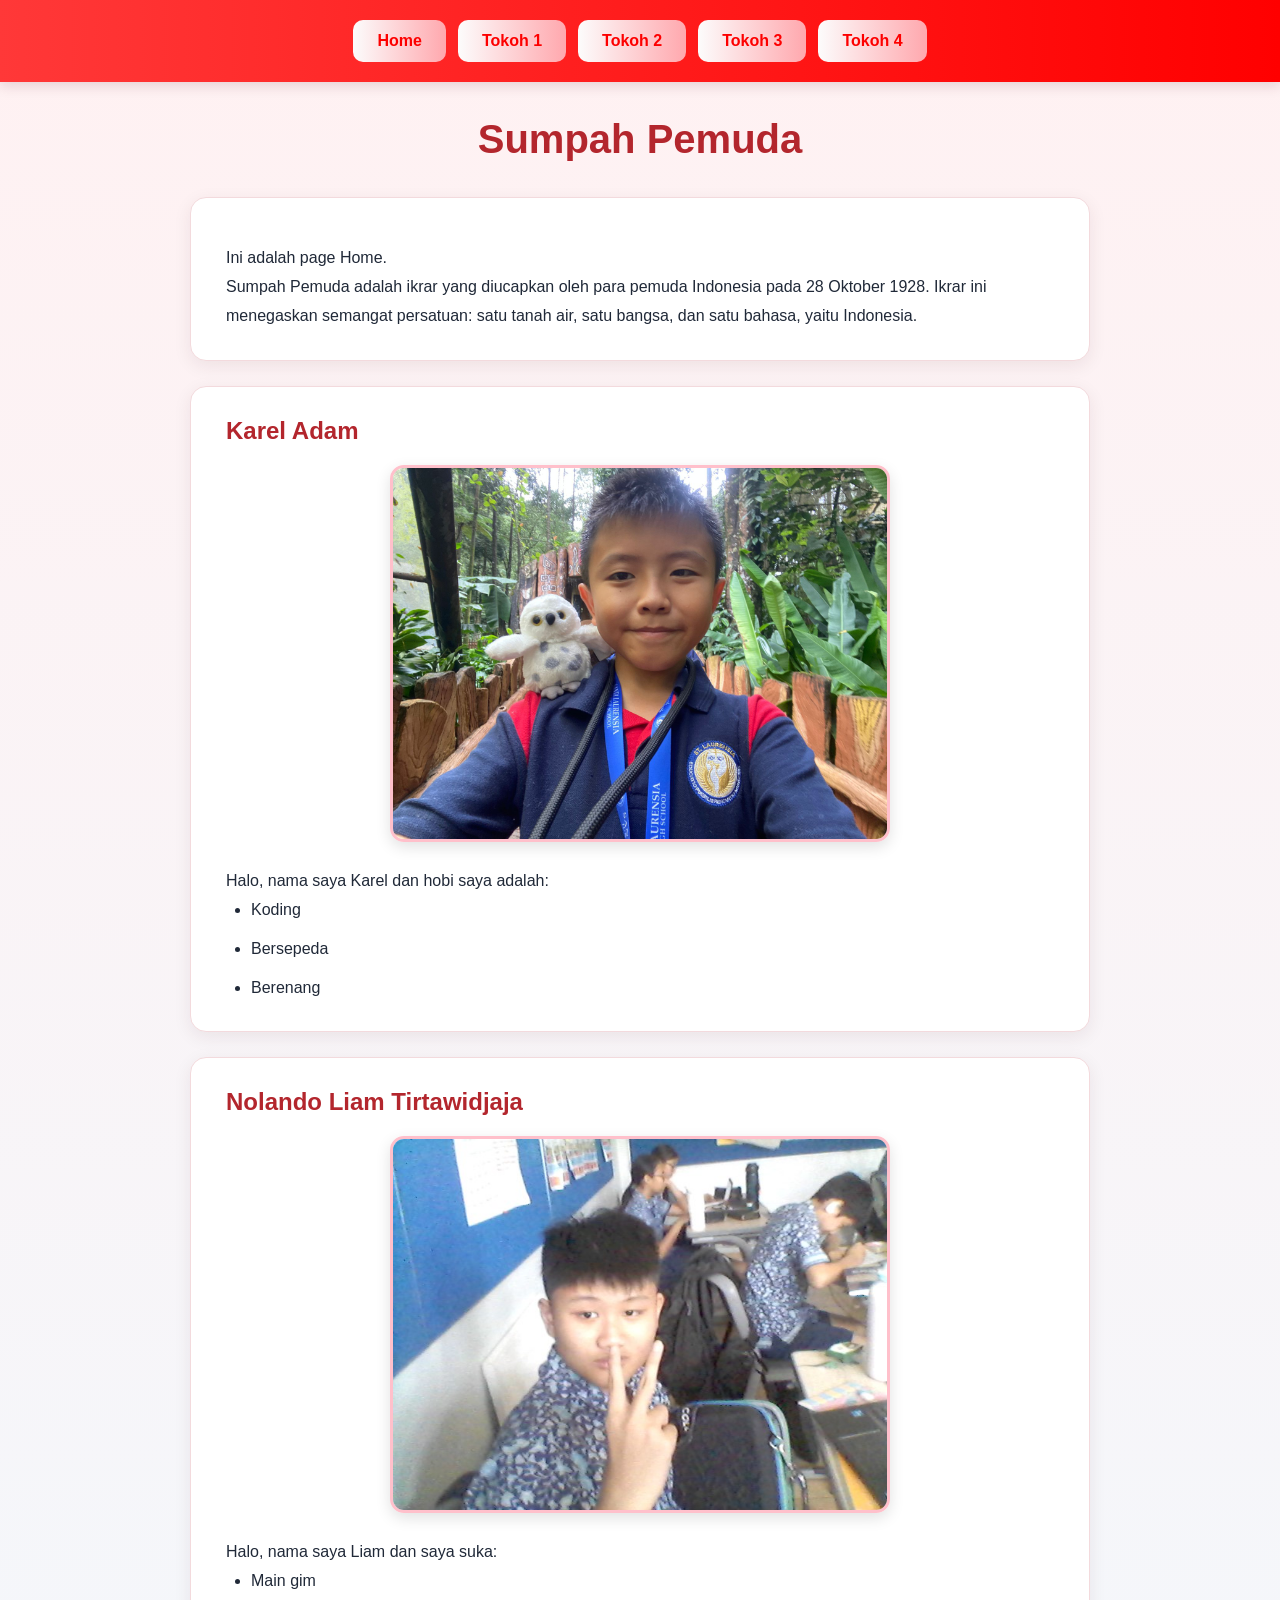
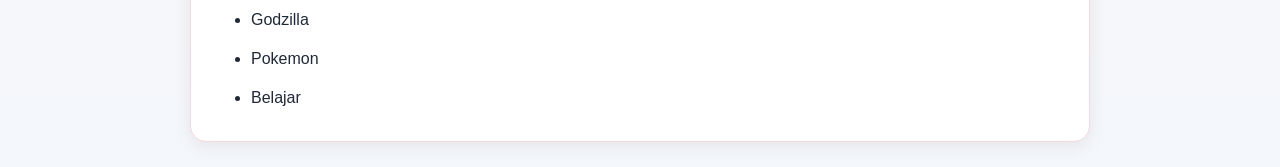
<file: index.html>
<!doctype html>
<html lang="id">
  <head>
    <meta charset="UTF-8" />
    <meta name="viewport" content="width=device-width, initial-scale=1.0" />
    <title>Sumpah Pemuda</title>
    <link rel="stylesheet" href="style.css" />
  </head>
  <body>
    <header>
      <button onclick="window.location.href = 'index.html'">Home</button>
      <button onclick="window.location.href = 'bio1.html'">Tokoh 1</button>
      <button onclick="window.location.href = 'bio2.html'">Tokoh 2</button>
      <button onclick="window.location.href = 'bio3.html'">Tokoh 3</button>
      <button onclick="window.location.href = 'bio4.html'">Tokoh 4</button>
    </header>
    <h1>Sumpah Pemuda</h1>
    <section class="home">
      <p>
        Ini adalah page Home.
        <br />
        Sumpah Pemuda adalah ikrar yang diucapkan oleh para pemuda Indonesia
        pada 28 Oktober 1928. Ikrar ini menegaskan semangat persatuan: satu
        tanah air, satu bangsa, dan satu bahasa, yaitu Indonesia.
      </p>
    </section>
    <section class="biografi">
      <h2>Karel Adam</h2>
      <img src="assets/Karel.jpg" alt="Karel Adam" id="foto" />
      <p>Halo, nama saya Karel dan hobi saya adalah:</p>
      <ul>
        <li>Koding</li>
        <li>Bersepeda</li>
        <li>Berenang</li>
      </ul>
    </section>
    <section class="biografi">
      <h2>Nolando Liam Tirtawidjaja</h2>
      <img
        src="assets/WIN_20261030_13_15_16_Pro.jpg"
        alt="Nolando Liam Tirtawidjaja"
        id="foto"
      />
      <p>Halo, nama saya Liam dan saya suka:</p>
      <ul>
        <li>Main gim</li>
        <li>Godzilla</li>
        <li>Pokemon</li>
        <li>Belajar</li>
      </ul>
    </section>
  </body>
</html>
</file>
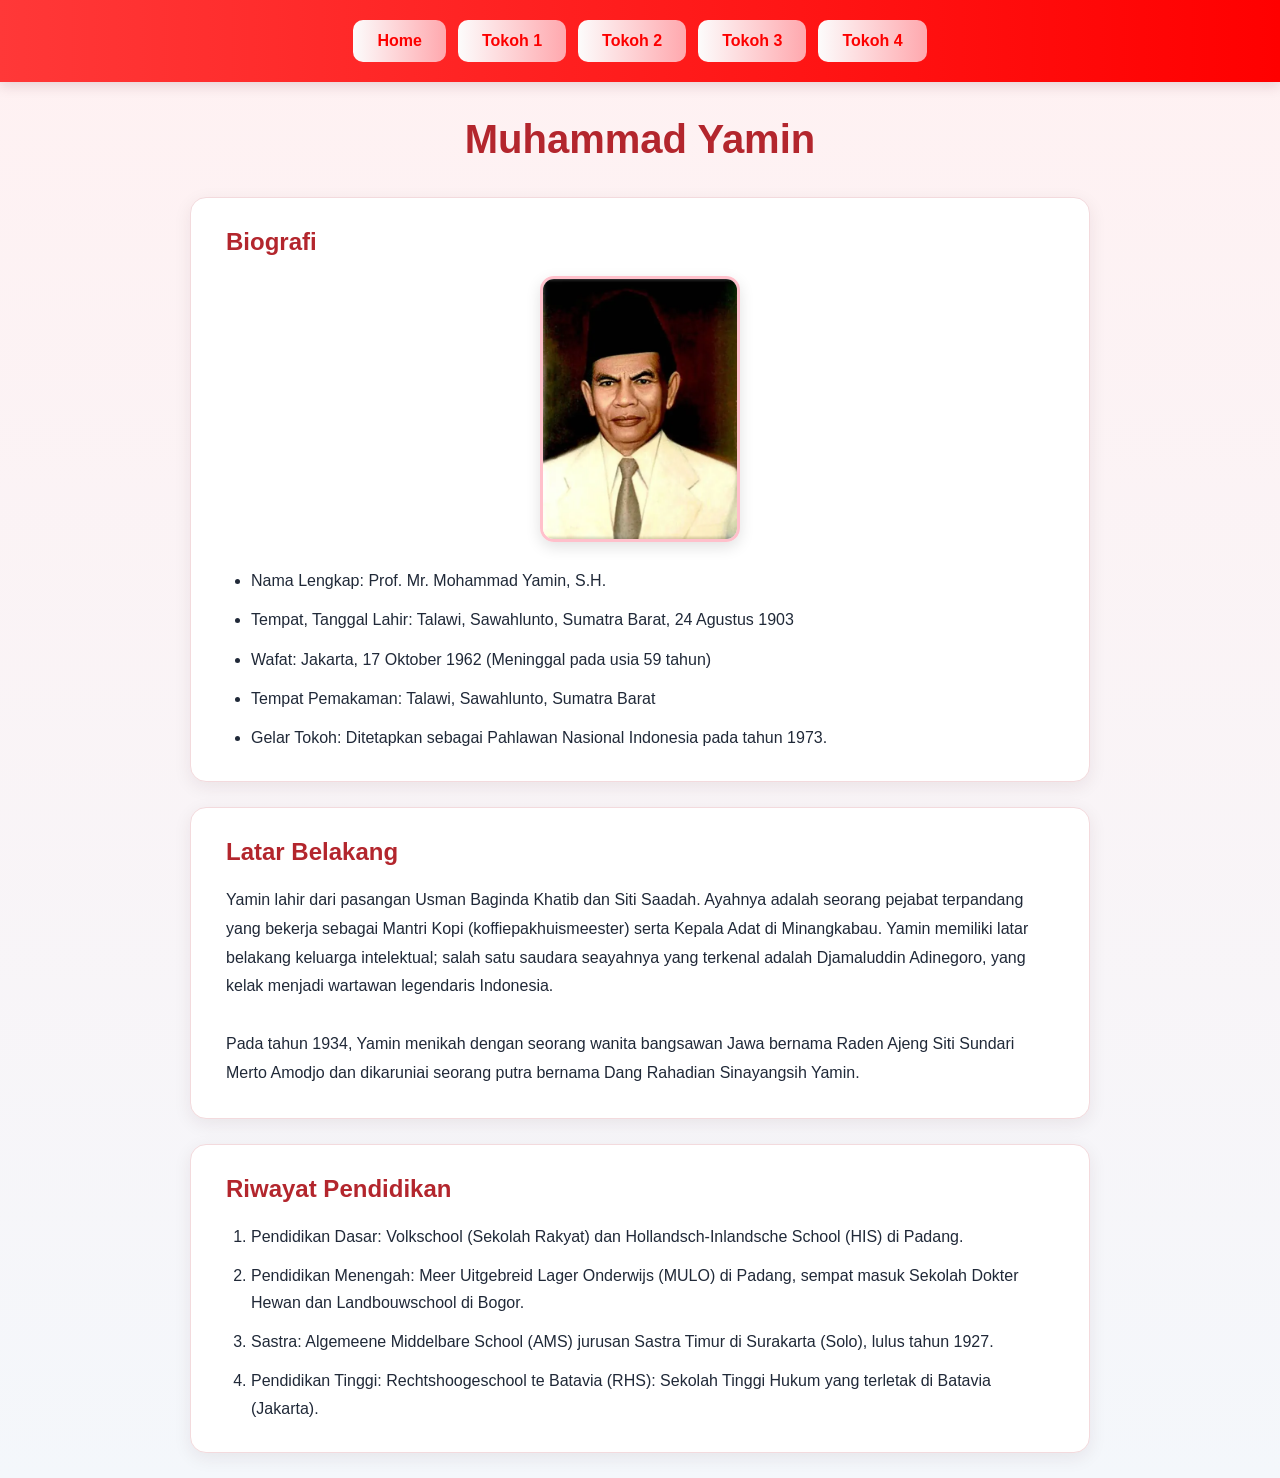
<file: bio1.html>
<!doctype html>
<html lang="id">
  <head>
    <meta charset="UTF-8" />
    <meta name="viewport" content="width=device-width, initial-scale=1.0" />
    <title>Sumpah Pemuda</title>
    <link rel="stylesheet" href="style.css" />
  </head>

  <body>
    <header>
      <button onclick="window.location.href = 'index.html'">Home</button>
      <button onclick="window.location.href = 'bio1.html'">Tokoh 1</button>
      <button onclick="window.location.href = 'bio2.html'">Tokoh 2</button>
      <button onclick="window.location.href = 'bio3.html'">Tokoh 3</button>
      <button onclick="window.location.href = 'bio4.html'">Tokoh 4</button>
    </header>
    <h1>Muhammad Yamin</h1>
    <section class="biografi">
      <h2>Biografi</h2>
      <img src="assets/yamin.png" alt="Foto Muhammad Yamin" />
      <ul>
        <li>Nama Lengkap: Prof. Mr. Mohammad Yamin, S.H.</li>
        <li>
          Tempat, Tanggal Lahir: Talawi, Sawahlunto, Sumatra Barat, 24 Agustus
          1903
        </li>
        <li>Wafat: Jakarta, 17 Oktober 1962 (Meninggal pada usia 59 tahun)</li>
        <li>Tempat Pemakaman: Talawi, Sawahlunto, Sumatra Barat</li>
        <li>
          Gelar Tokoh: Ditetapkan sebagai Pahlawan Nasional Indonesia pada tahun
          1973.
        </li>
      </ul>
    </section>

    <section class="latar-belakang">
      <h2>Latar Belakang</h2>
      <p>
        Yamin lahir dari pasangan Usman Baginda Khatib dan Siti Saadah. Ayahnya
        adalah seorang pejabat terpandang yang bekerja sebagai Mantri Kopi
        (koffiepakhuismeester) serta Kepala Adat di Minangkabau. Yamin memiliki
        latar belakang keluarga intelektual; salah satu saudara seayahnya yang
        terkenal adalah Djamaluddin Adinegoro, yang kelak menjadi wartawan
        legendaris Indonesia. <br /><br />Pada tahun 1934, Yamin menikah dengan
        seorang wanita bangsawan Jawa bernama Raden Ajeng Siti Sundari Merto
        Amodjo dan dikaruniai seorang putra bernama Dang Rahadian Sinayangsih
        Yamin.
      </p>
    </section>

    <section class="pendidikan">
      <h2>Riwayat Pendidikan</h2>
      <ol>
        <li>
          Pendidikan Dasar: Volkschool (Sekolah Rakyat) dan
          Hollandsch-Inlandsche School (HIS) di Padang.
        </li>
        <li>
          Pendidikan Menengah: Meer Uitgebreid Lager Onderwijs (MULO) di Padang,
          sempat masuk Sekolah Dokter Hewan dan Landbouwschool di Bogor.
        </li>
        <li>
          Sastra: Algemeene Middelbare School (AMS) jurusan Sastra Timur di
          Surakarta (Solo), lulus tahun 1927.
        </li>
        <li>
          Pendidikan Tinggi: Rechtshoogeschool te Batavia (RHS): Sekolah Tinggi
          Hukum yang terletak di Batavia (Jakarta).
        </li>
      </ol>
    </section>
  </body>
</html>
</file>
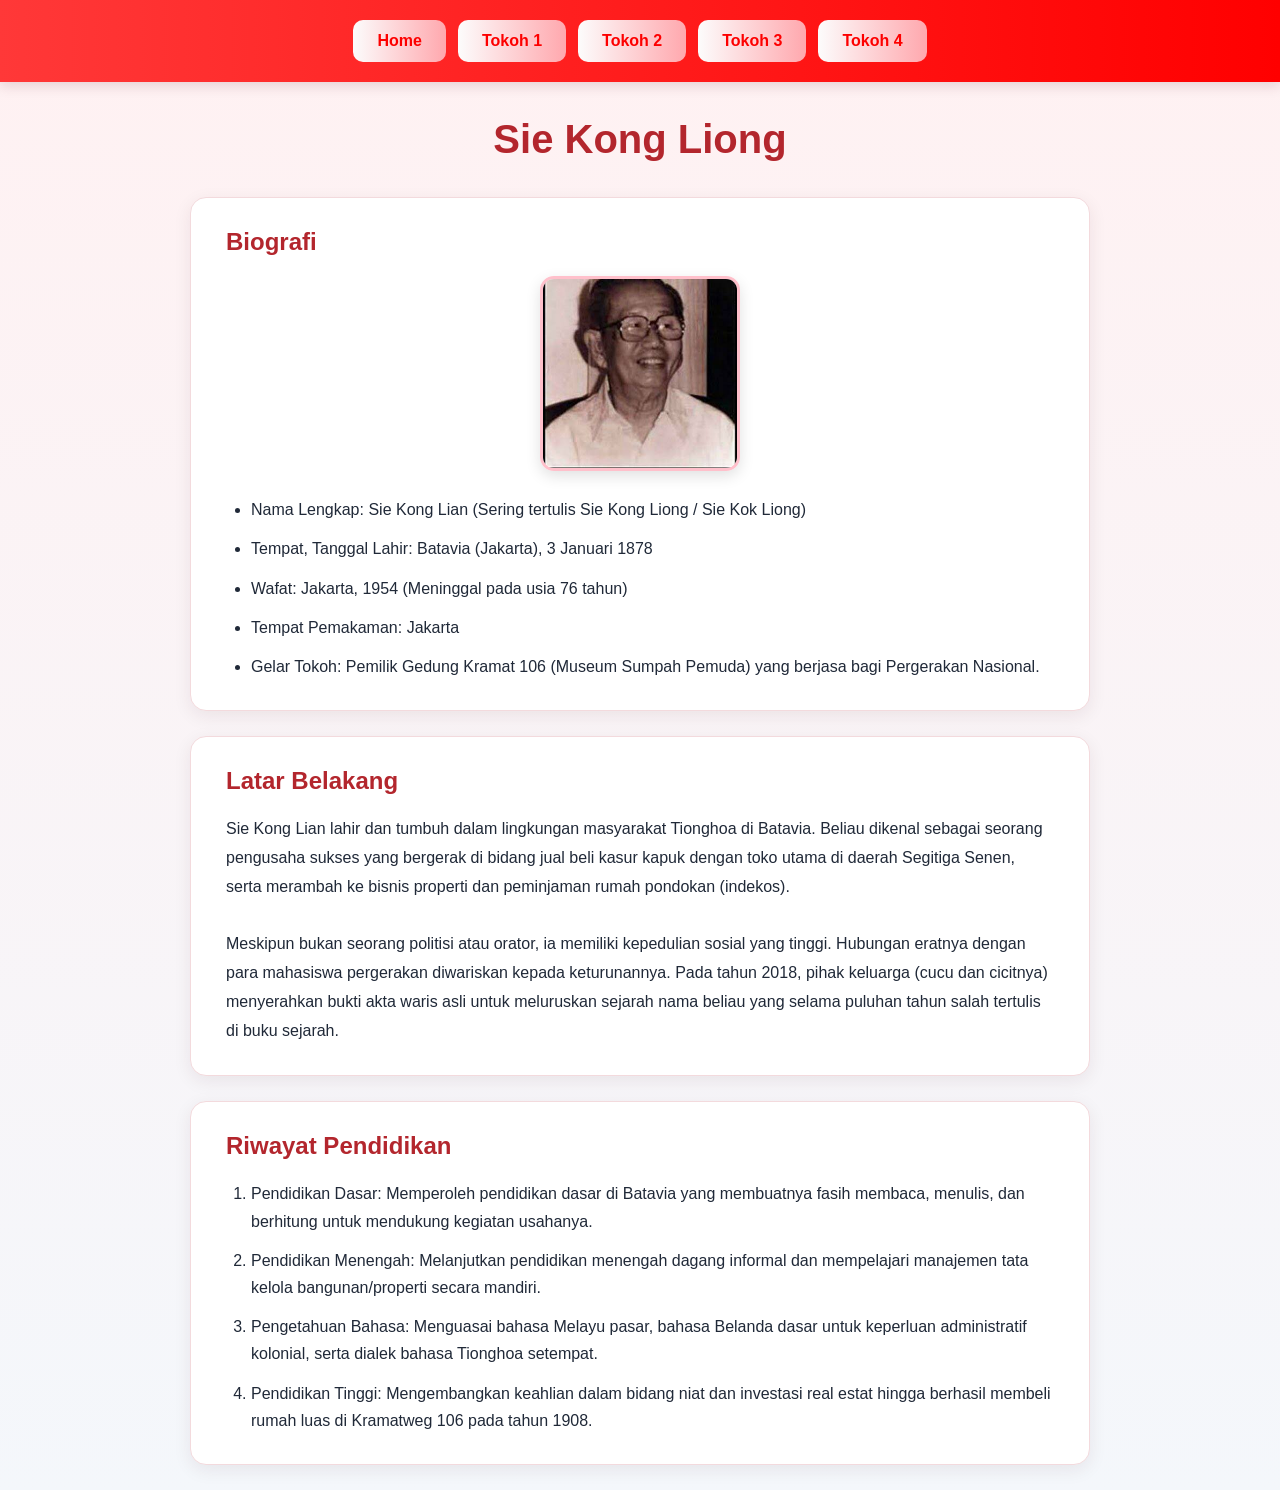
<file: bio2.html>
<!doctype html>
<html lang="id">
  <head>
    <meta charset="UTF-8" />
    <meta name="viewport" content="width=device-width, initial-scale=1.0" />
    <title>Sumpah Pemuda</title>
    <link rel="stylesheet" href="style.css" />
  </head>

  <body>
    <header>
      <button onclick="window.location.href = 'index.html'">Home</button>
      <button onclick="window.location.href = 'bio1.html'">Tokoh 1</button>
      <button onclick="window.location.href = 'bio2.html'">Tokoh 2</button>
      <button onclick="window.location.href = 'bio3.html'">Tokoh 3</button>
      <button onclick="window.location.href = 'bio4.html'">Tokoh 4</button>
    </header>
    <h1>Sie Kong Liong</h1>
    <section class="biografi">
      <h2>Biografi</h2>
      <img src="assets/sie-kong-liong.png" alt="Foto Sie Kong Liong" />
      <ul>
        <li>
          Nama Lengkap: Sie Kong Lian (Sering tertulis Sie Kong Liong / Sie Kok
          Liong)
        </li>
        <li>Tempat, Tanggal Lahir: Batavia (Jakarta), 3 Januari 1878</li>
        <li>Wafat: Jakarta, 1954 (Meninggal pada usia 76 tahun)</li>
        <li>Tempat Pemakaman: Jakarta</li>
        <li>
          Gelar Tokoh: Pemilik Gedung Kramat 106 (Museum Sumpah Pemuda) yang
          berjasa bagi Pergerakan Nasional.
        </li>
      </ul>
    </section>

    <section class="latar-belakang">
      <h2>Latar Belakang</h2>
      <p>
        Sie Kong Lian lahir dan tumbuh dalam lingkungan masyarakat Tionghoa di
        Batavia. Beliau dikenal sebagai seorang pengusaha sukses yang bergerak
        di bidang jual beli kasur kapuk dengan toko utama di daerah Segitiga
        Senen, serta merambah ke bisnis properti dan peminjaman rumah pondokan
        (indekos). <br /><br />Meskipun bukan seorang politisi atau orator, ia
        memiliki kepedulian sosial yang tinggi. Hubungan eratnya dengan para
        mahasiswa pergerakan diwariskan kepada keturunannya. Pada tahun 2018,
        pihak keluarga (cucu dan cicitnya) menyerahkan bukti akta waris asli
        untuk meluruskan sejarah nama beliau yang selama puluhan tahun salah
        tertulis di buku sejarah.
      </p>
    </section>

    <section class="pendidikan">
      <h2>Riwayat Pendidikan</h2>
      <ol>
        <li>
          Pendidikan Dasar: Memperoleh pendidikan dasar di Batavia yang
          membuatnya fasih membaca, menulis, dan berhitung untuk mendukung
          kegiatan usahanya.
        </li>
        <li>
          Pendidikan Menengah: Melanjutkan pendidikan menengah dagang informal
          dan mempelajari manajemen tata kelola bangunan/properti secara
          mandiri.
        </li>
        <li>
          Pengetahuan Bahasa: Menguasai bahasa Melayu pasar, bahasa Belanda
          dasar untuk keperluan administratif kolonial, serta dialek bahasa
          Tionghoa setempat.
        </li>
        <li>
          Pendidikan Tinggi: Mengembangkan keahlian dalam bidang niat dan
          investasi real estat hingga berhasil membeli rumah luas di Kramatweg
          106 pada tahun 1908.
        </li>
      </ol>
    </section>
  </body>
</html>
</file>
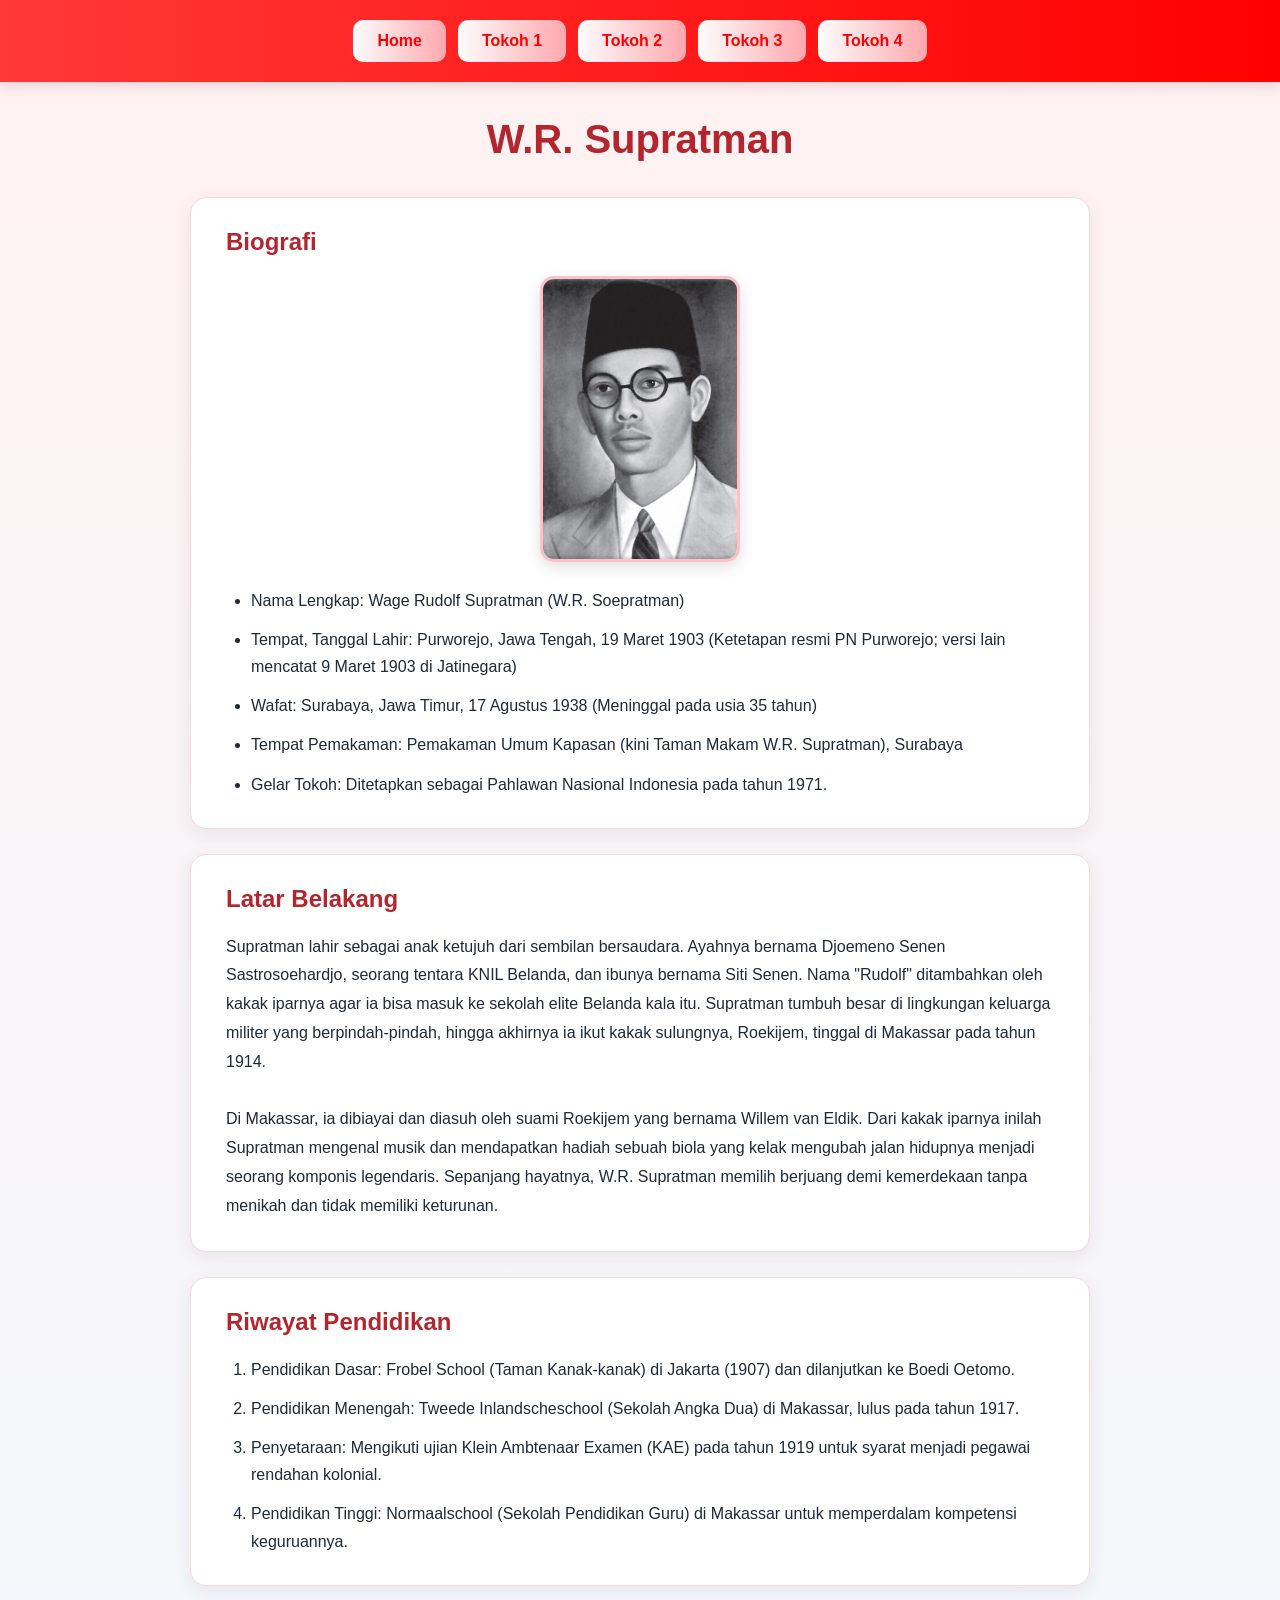
<file: bio3.html>
<!doctype html>
<html lang="id">
  <head>
    <meta charset="UTF-8" />
    <meta name="viewport" content="width=device-width, initial-scale=1.0" />
    <title>Sumpah Pemuda</title>
    <link rel="stylesheet" href="style.css" />
  </head>

  <body>
    <header>
      <button onclick="window.location.href = 'index.html'">Home</button>
      <button onclick="window.location.href = 'bio1.html'">Tokoh 1</button>
      <button onclick="window.location.href = 'bio2.html'">Tokoh 2</button>
      <button onclick="window.location.href = 'bio3.html'">Tokoh 3</button>
      <button onclick="window.location.href = 'bio4.html'">Tokoh 4</button>
    </header>
    <h1>W.R. Supratman</h1>
    <section class="biografi">
      <h2>Biografi</h2>
      <img src="assets/wr-supratman.png" alt="Foto W.R. Supratman" />
      <ul>
        <li>Nama Lengkap: Wage Rudolf Supratman (W.R. Soepratman)</li>
        <li>
          Tempat, Tanggal Lahir: Purworejo, Jawa Tengah, 19 Maret 1903
          (Ketetapan resmi PN Purworejo; versi lain mencatat 9 Maret 1903 di
          Jatinegara)
        </li>
        <li>
          Wafat: Surabaya, Jawa Timur, 17 Agustus 1938 (Meninggal pada usia 35
          tahun)
        </li>
        <li>
          Tempat Pemakaman: Pemakaman Umum Kapasan (kini Taman Makam W.R.
          Supratman), Surabaya
        </li>
        <li>
          Gelar Tokoh: Ditetapkan sebagai Pahlawan Nasional Indonesia pada tahun
          1971.
        </li>
      </ul>
    </section>

    <section class="latar-belakang">
      <h2>Latar Belakang</h2>
      <p>
        Supratman lahir sebagai anak ketujuh dari sembilan bersaudara. Ayahnya
        bernama Djoemeno Senen Sastrosoehardjo, seorang tentara KNIL Belanda,
        dan ibunya bernama Siti Senen. Nama "Rudolf" ditambahkan oleh kakak
        iparnya agar ia bisa masuk ke sekolah elite Belanda kala itu. Supratman
        tumbuh besar di lingkungan keluarga militer yang berpindah-pindah,
        hingga akhirnya ia ikut kakak sulungnya, Roekijem, tinggal di Makassar
        pada tahun 1914. <br /><br />Di Makassar, ia dibiayai dan diasuh oleh
        suami Roekijem yang bernama Willem van Eldik. Dari kakak iparnya inilah
        Supratman mengenal musik dan mendapatkan hadiah sebuah biola yang kelak
        mengubah jalan hidupnya menjadi seorang komponis legendaris. Sepanjang
        hayatnya, W.R. Supratman memilih berjuang demi kemerdekaan tanpa menikah
        dan tidak memiliki keturunan.
      </p>
    </section>

    <section class="pendidikan">
      <h2>Riwayat Pendidikan</h2>
      <ol>
        <li>
          Pendidikan Dasar: Frobel School (Taman Kanak-kanak) di Jakarta (1907)
          dan dilanjutkan ke Boedi Oetomo.
        </li>
        <li>
          Pendidikan Menengah: Tweede Inlandscheschool (Sekolah Angka Dua) di
          Makassar, lulus pada tahun 1917.
        </li>
        <li>
          Penyetaraan: Mengikuti ujian Klein Ambtenaar Examen (KAE) pada tahun
          1919 untuk syarat menjadi pegawai rendahan kolonial.
        </li>
        <li>
          Pendidikan Tinggi: Normaalschool (Sekolah Pendidikan Guru) di Makassar
          untuk memperdalam kompetensi keguruannya.
        </li>
      </ol>
    </section>
  </body>
</html>
</file>
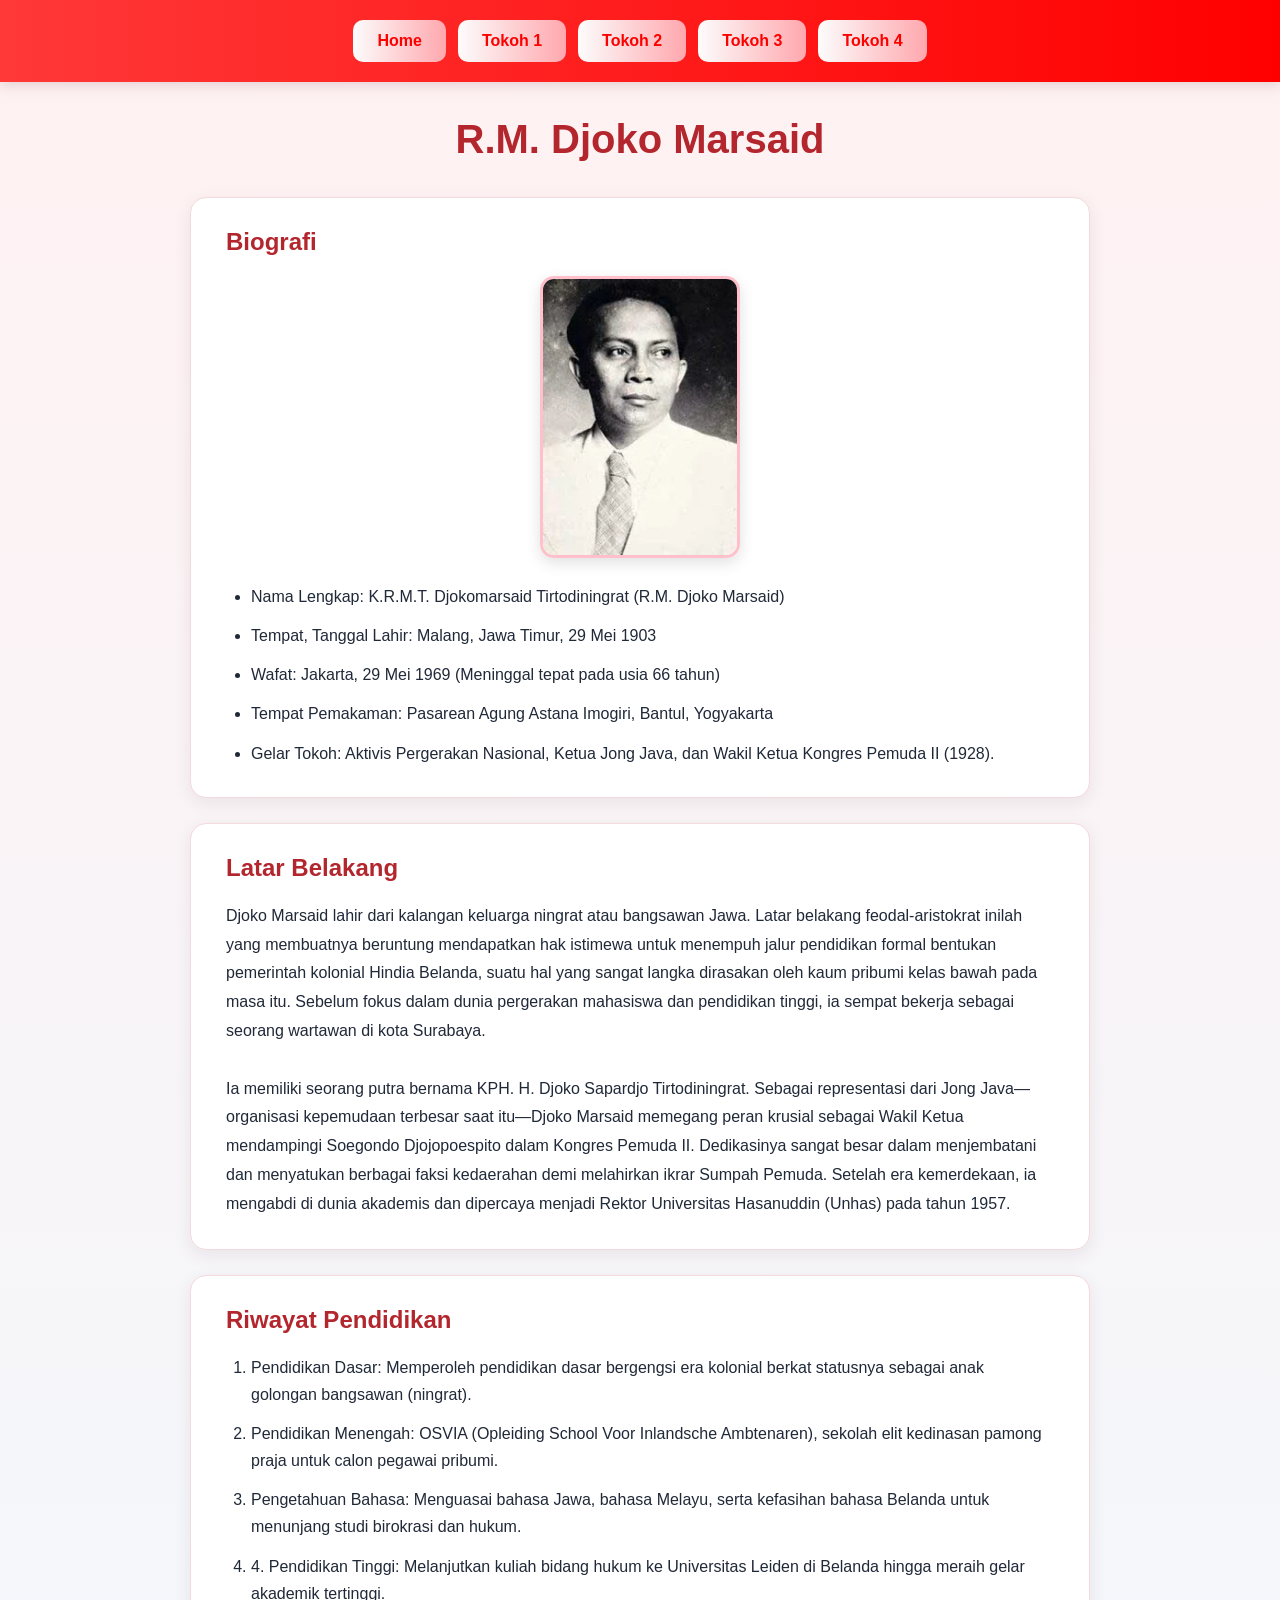
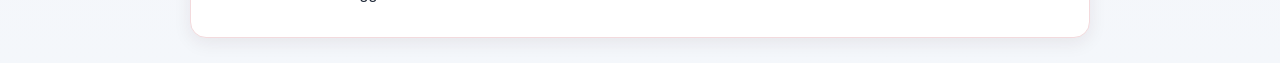
<file: bio4.html>
<!doctype html>
<html lang="id">
  <head>
    <meta charset="UTF-8" />
    <meta name="viewport" content="width=device-width, initial-scale=1.0" />
    <title>Sumpah Pemuda</title>
    <link rel="stylesheet" href="style.css" />
  </head>

  <body>
    <header>
      <button onclick="window.location.href = 'index.html'">Home</button>
      <button onclick="window.location.href = 'bio1.html'">Tokoh 1</button>
      <button onclick="window.location.href = 'bio2.html'">Tokoh 2</button>
      <button onclick="window.location.href = 'bio3.html'">Tokoh 3</button>
      <button onclick="window.location.href = 'bio4.html'">Tokoh 4</button>
    </header>
    <h1>R.M. Djoko Marsaid</h1>
    <section class="biografi">
      <h2>Biografi</h2>
      <img src="assets/djoko-marsaid.png" alt="Foto W.R. Supratman" />
      <ul>
        <li>
          Nama Lengkap: K.R.M.T. Djokomarsaid Tirtodiningrat (R.M. Djoko
          Marsaid)
        </li>
        <li>Tempat, Tanggal Lahir: Malang, Jawa Timur, 29 Mei 1903</li>
        <li>
          Wafat: Jakarta, 29 Mei 1969 (Meninggal tepat pada usia 66 tahun)
        </li>
        <li>
          Tempat Pemakaman: Pasarean Agung Astana Imogiri, Bantul, Yogyakarta
        </li>
        <li>
          Gelar Tokoh: Aktivis Pergerakan Nasional, Ketua Jong Java, dan Wakil
          Ketua Kongres Pemuda II (1928).
        </li>
      </ul>
    </section>

    <section class="latar-belakang">
      <h2>Latar Belakang</h2>
      <p>
        Djoko Marsaid lahir dari kalangan keluarga ningrat atau bangsawan Jawa.
        Latar belakang feodal-aristokrat inilah yang membuatnya beruntung
        mendapatkan hak istimewa untuk menempuh jalur pendidikan formal bentukan
        pemerintah kolonial Hindia Belanda, suatu hal yang sangat langka
        dirasakan oleh kaum pribumi kelas bawah pada masa itu. Sebelum fokus
        dalam dunia pergerakan mahasiswa dan pendidikan tinggi, ia sempat
        bekerja sebagai seorang wartawan di kota Surabaya. <br /><br />Ia
        memiliki seorang putra bernama KPH. H. Djoko Sapardjo Tirtodiningrat.
        Sebagai representasi dari Jong Java—organisasi kepemudaan terbesar saat
        itu—Djoko Marsaid memegang peran krusial sebagai Wakil Ketua mendampingi
        Soegondo Djojopoespito dalam Kongres Pemuda II. Dedikasinya sangat besar
        dalam menjembatani dan menyatukan berbagai faksi kedaerahan demi
        melahirkan ikrar Sumpah Pemuda. Setelah era kemerdekaan, ia mengabdi di
        dunia akademis dan dipercaya menjadi Rektor Universitas Hasanuddin
        (Unhas) pada tahun 1957.
      </p>
    </section>

    <section class="pendidikan">
      <h2>Riwayat Pendidikan</h2>
      <ol>
        <li>
          Pendidikan Dasar: Memperoleh pendidikan dasar bergengsi era kolonial
          berkat statusnya sebagai anak golongan bangsawan (ningrat).
        </li>
        <li>
          Pendidikan Menengah: OSVIA (Opleiding School Voor Inlandsche
          Ambtenaren), sekolah elit kedinasan pamong praja untuk calon pegawai
          pribumi.
        </li>
        <li>
          Pengetahuan Bahasa: Menguasai bahasa Jawa, bahasa Melayu, serta
          kefasihan bahasa Belanda untuk menunjang studi birokrasi dan hukum.
        </li>
        <li>
          4. Pendidikan Tinggi: Melanjutkan kuliah bidang hukum ke Universitas
          Leiden di Belanda hingga meraih gelar akademik tertinggi.
        </li>
      </ol>
    </section>
  </body>
</html>
</file>
<file: style.css>
/* Makes sizing easier to control */
* {
    box-sizing: border-box;
}

/* Main page */
body {
    margin: 0;
    padding: 0;
    font-family: Arial, sans-serif;
    background: linear-gradient(to bottom, #fff1f2, #f4f7fb);
    color: #202938;
    text-align: center;
}

/* Navigation header */
header {
    background: linear-gradient(to right, #ff3838, #ff0000);
    padding: 20px;
    width: 100%;
    display: flex;
    justify-content: center;
    align-items: center;
    flex-wrap: wrap;
    gap: 12px;
    box-shadow: 0 4px 12px rgba(100, 30, 40, 0.15);
}

/* Navigation buttons */
button {
    background: linear-gradient(to right, #fcfcfc, #ffa8ae);
    color: rgb(253, 0, 0);
    border: none;
    padding: 12px 24px;
    border-radius: 10px;
    font-size: 16px;
    font-weight: bold;
    cursor: pointer;

    transition: transform 0.25s ease,
                background 0.25s ease,
                box-shadow 0.25s ease;
}

/* Button animation when hovering */
button:hover {
    background: #ffe2e5;
    transform: translateY(-3px);
    box-shadow: 0 6px 12px rgba(179, 38, 45, 0.25);
}

/* Button animation when clicking */
button:active {
    transform: translateY(0) scale(0.97);
}

/* Main title */
h1 {
    color: #b3262d;
    font-size: 40px;
    margin: 35px 15px;
    animation: fadeIn 0.8s ease both;
}

/* Section headings */
h2 {
    color: #b3262d;
    margin-top: 0;
    margin-bottom: 20px;
}

/* White boxes for each section */
.biografi,
.latar-belakang,
.pendidikan,
.home {
    background-color: white;
    max-width: 900px;
    width: calc(100% - 40px);
    margin: 25px auto;
    padding: 30px 35px;
    border-radius: 16px;
    border: 1px solid #f3dadd;
    box-shadow: 0 5px 18px rgba(60, 30, 40, 0.08);
    text-align: left;

    animation: slideUp 0.7s ease both;
    transition: transform 0.3s ease,
                box-shadow 0.3s ease;
}

/* Boxes lift when hovering */
.biografi:hover,
.latar-belakang:hover,
.pendidikan:hover,
.home:hover {
    transform: translateY(-4px);
    box-shadow: 0 10px 25px rgba(60, 30, 40, 0.13);
}

/* Slightly stagger the box animations */
.latar-belakang {
    animation-delay: 0.15s;
}

.pendidikan {
    animation-delay: 0.3s;
}

/* Lists */
ul,
ol {
    padding-left: 25px;
    margin: 0;
}

li {
    margin-bottom: 12px;
    line-height: 1.7;
}

li:last-child {
    margin-bottom: 0;
}

/* Paragraphs */
p {
    font-size: 16px;
    line-height: 1.8;
    margin-bottom: 0;
}

/* Biography image */
.biografi img {
    display: block;
    width: 200px;
    max-width: 100%;
    height: auto;
    margin: 0 auto 25px;
    border-radius: 14px;
    border: 3px solid #ffc0cb;
    box-shadow: 0 5px 15px rgba(0, 0, 0, 0.12);

    transition: transform 0.3s ease,
                box-shadow 0.3s ease;
}
.biografi #foto{
    width:500px;
}
/* Image zoom animation on hover */
.biografi img:hover {
    transform: scale(1.05);
    box-shadow: 0 8px 20px rgba(179, 38, 45, 0.2);
}

/* Fade-in animation */
@keyframes fadeIn {
    from {
        opacity: 0;
    }

    to {
        opacity: 1;
    }
}

/* Slide-up animation */
@keyframes slideUp {
    from {
        opacity: 0;
        transform: translateY(25px);
    }

    to {
        opacity: 1;
        transform: translateY(0);
    }
}
</file>
